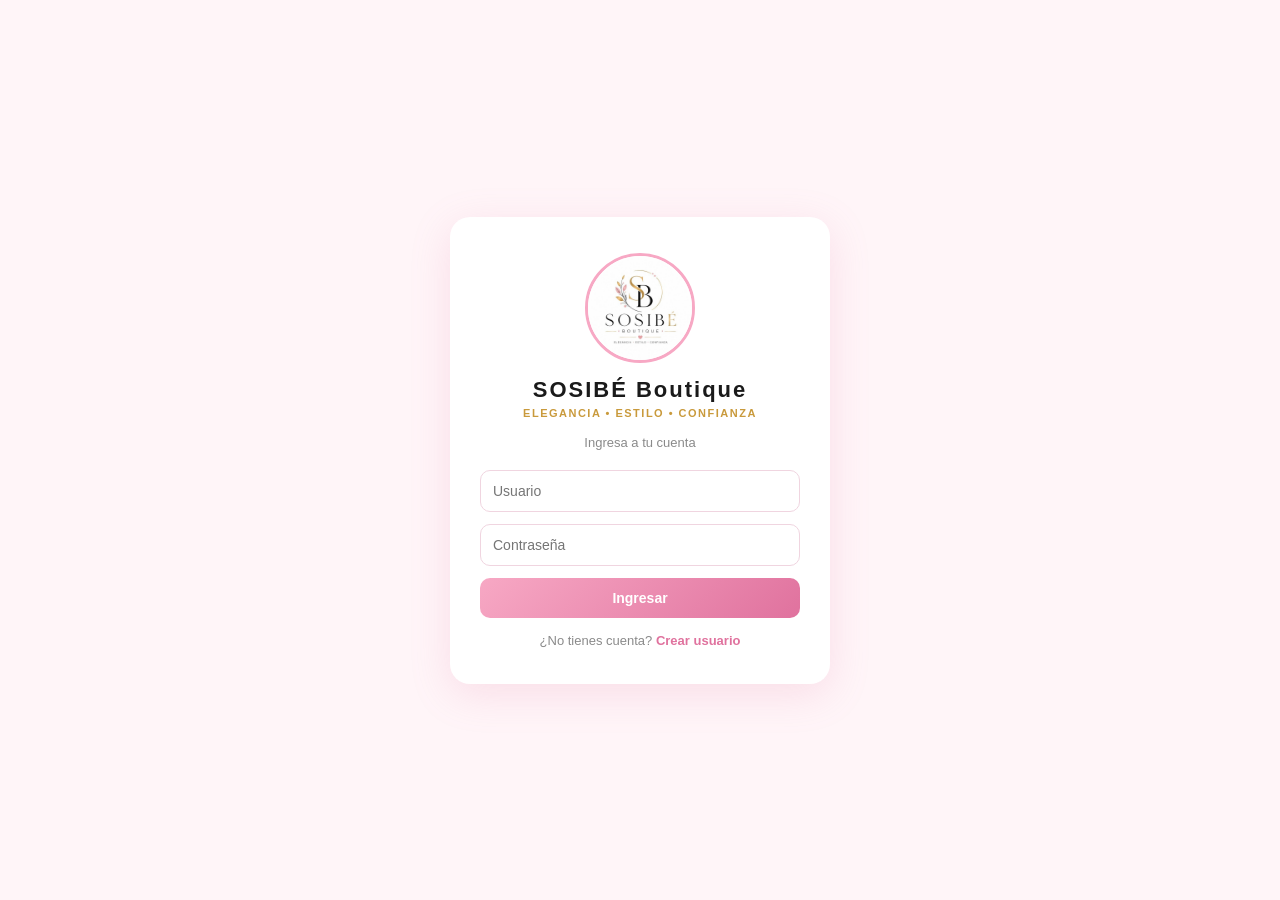
<file: index.html>
<!DOCTYPE html>
<html lang="es">
<head>
  <meta charset="utf-8">
  <meta name="viewport" content="width=device-width, initial-scale=1">
  <title>SOSIBÉ Boutique</title>
  <style>
    :root {
      --rosa: #f7a8c4;
      --rosa-oscuro: #e0729e;
      --dorado: #c99a3c;
      --blanco: #ffffff;
      --gris: #8a8a8a;
      --fondo: #fff5f8;
    }
    * { box-sizing: border-box; }
    body {
      font-family: 'Segoe UI', Arial, sans-serif;
      margin: 0; background: var(--fondo);
      min-height: 100vh; color: #333;
    }
    .centrado { display: flex; align-items: center; justify-content: center; min-height: 100vh; padding: 20px; }

    /* TARJETA LOGIN */
    .auth-card {
      background: var(--blanco);
      border-radius: 20px; padding: 36px 30px;
      box-shadow: 0 10px 40px rgba(224, 114, 158, 0.18);
      text-align: center; width: 100%; max-width: 380px;
    }
    .logo-box {
      width: 110px; height: 110px; margin: 0 auto 14px;
      border-radius: 50%; background: var(--blanco);
      border: 3px solid var(--rosa);
      display: flex; align-items: center; justify-content: center;
      overflow: hidden; font-size: 40px;
    }
    .logo-box img { width: 100%; height: 100%; object-fit: cover; }
    h1 { font-size: 22px; margin: 4px 0 0; color: #1a1a1a; font-weight: 700; letter-spacing: 2px; }
    .eslogan {
      font-size: 11px; color: var(--dorado); letter-spacing: 1.5px;
      text-transform: uppercase; margin: 4px 0 16px; font-weight: 600;
    }
    .subtitulo { font-size: 13px; color: var(--gris); margin-bottom: 20px; }
    input, select {
      width: 100%; padding: 12px; margin-bottom: 12px;
      border: 1.5px solid #f0d5e0; border-radius: 10px; outline: none; font-size: 14px;
    }
    input:focus, select:focus { border-color: var(--rosa-oscuro); }
    .btn-principal {
      width: 100%; padding: 12px;
      background: linear-gradient(135deg, var(--rosa), var(--rosa-oscuro));
      color: white; border: none; border-radius: 10px;
      font-weight: 600; cursor: pointer; transition: 0.2s; font-size: 14px;
    }
    .btn-principal:hover { opacity: 0.9; }
    .btn-principal:disabled { opacity: 0.6; cursor: not-allowed; }
    .mensaje {
      font-size: 13px; padding: 10px; border-radius: 8px;
      margin-bottom: 15px; display: none; text-align: left;
    }
    .error { background: #fde5ec; color: #c0447a; display: block; }
    .ok { background: #e6f7ea; color: #2a8a4a; display: block; }
    .oculto { display: none !important; }
    .switch-modo { margin-top: 15px; font-size: 13px; color: var(--gris); }
    .switch-modo a { color: var(--rosa-oscuro); font-weight: 600; text-decoration: none; cursor: pointer; }

  </style>
</head>
<body>

  <div id="vistaAuth" class="centrado">
    <div class="auth-card">
      <div class="logo-box" id="logoWrap"><img src="assets/logo-sosibe.jpg" alt="Logo SOSIBÉ Boutique" onerror="this.onerror=null;this.src='assets/logo-sosibe.jpg';"></div>
      <h1 id="txtNombreTienda">SOSIBÉ Boutique</h1>
      <div class="eslogan" id="txtEslogan">Elegancia • Estilo • Confianza</div>
      <div class="subtitulo" id="txtSub">Ingresa a tu cuenta</div>

      <div id="msg" class="mensaje"></div>

      <div id="formLogin">
        <input type="text" id="lUser" placeholder="Usuario" autocomplete="username">
        <input type="password" id="lPass" placeholder="Contraseña" autocomplete="current-password">
        <button class="btn-principal" id="btnLogin" onclick="ejecutarLogin()">Ingresar</button>
        <div class="switch-modo">¿No tienes cuenta? <a onclick="toggle(true)">Crear usuario</a></div>
      </div>

      <div id="formReg" class="oculto">
        <input type="text" id="rNom" placeholder="Nombre completo">
        <input type="text" id="rUser" placeholder="Nombre de usuario">
        <input type="password" id="rPass" placeholder="Contraseña">
        <select id="rRol">
          <option value="Vendedor">Vendedor</option>
          <option value="Cajero">Cajero</option>
          <option value="Admin">Administrador</option>
        </select>
        <button class="btn-principal" id="btnReg" onclick="ejecutarRegistro()">Registrarme</button>
        <div class="switch-modo">¿Ya tienes cuenta? <a onclick="toggle(false)">Iniciar sesión</a></div>
      </div>
    </div>
  </div>

  <script>
    // ⚠️ Reemplaza esta URL por la de tu propia implementación de Apps Script (termina en /exec)
    const API_URL = 'https://script.google.com/macros/s/AKfycbwF0T4dFM_SbfCxq6dBBSdQBL_xP2R64RZFJW-ly0AGiEWuRvVrIHXV7AQ2WrchaT_W/exec';

    async function api(accion, params = {}, metodo = 'POST') {
      const url = metodo === 'GET' ? `${API_URL}?action=${accion}&${new URLSearchParams(params)}` : API_URL;
      const config = {
        method: metodo,
        headers: { 'Content-Type': 'text/plain;charset=utf-8' },
        body: metodo === 'GET' ? undefined : JSON.stringify({ action: accion, ...params })
      };
      const res = await fetch(url, config);
      const json = await res.json();
      if (!json.ok) throw new Error(json.error);
      return json.data;
    }

    function toggle(esReg) {
      document.getElementById('formLogin').classList.toggle('oculto', esReg);
      document.getElementById('formReg').classList.toggle('oculto', !esReg);
      document.getElementById('txtSub').innerText = esReg ? 'Crea tu cuenta de vendedor' : 'Ingresa a tu cuenta';
      document.getElementById('msg').style.display = 'none';
    }

    function mostrarMensaje(texto, tipo) {
      const m = document.getElementById('msg');
      m.innerText = texto;
      m.className = 'mensaje ' + tipo;
    }

    async function ejecutarLogin() {
      const usuario = document.getElementById('lUser').value.trim();
      const password = document.getElementById('lPass').value;
      if (!usuario || !password) { mostrarMensaje('Escribe tu usuario y contraseña', 'error'); return; }
      const btn = document.getElementById('btnLogin');
      btn.disabled = true; btn.innerText = 'Ingresando...';
      try {
        const user = await api('login', { usuario, password });
        guardarSesion(user);
        window.location.href = 'dashboard.html';
      } catch (e) {
        mostrarMensaje(e.message, 'error');
        btn.disabled = false; btn.innerText = 'Ingresar';
      }
    }

    async function ejecutarRegistro() {
      const nombre = document.getElementById('rNom').value.trim();
      const usuario = document.getElementById('rUser').value.trim();
      const password = document.getElementById('rPass').value;
      const rol = document.getElementById('rRol').value;
      if (!nombre || !usuario || !password) { mostrarMensaje('Completa todos los campos', 'error'); return; }
      const btn = document.getElementById('btnReg');
      btn.disabled = true; btn.innerText = 'Creando...';
      try {
        await api('registrarUsuario', { nombre, usuario, password, rol });
        mostrarMensaje('¡Creado! Ya puedes entrar.', 'ok');
        toggle(false);
      } catch (e) {
        mostrarMensaje(e.message, 'error');
      } finally {
        btn.disabled = false; btn.innerText = 'Registrarme';
      }
    }

    function guardarSesion(u) {
      localStorage.setItem('pos_token', u.token);
      localStorage.setItem('pos_usuario', JSON.stringify(u));
    }

    function cerrarSesion() {
      const token = localStorage.getItem('pos_token');
      if (token) api('logoutSesion', { token }).catch(() => {});
      localStorage.removeItem('pos_token');
      localStorage.removeItem('pos_usuario');
      location.reload();
    }

    async function intentarSesionGuardada() {
      const token = localStorage.getItem('pos_token');
      if (!token) return;
      try {
        await api('validarSesion', { token }, 'GET');
        window.location.href = 'dashboard.html';
      } catch (e) {
        localStorage.removeItem('pos_token');
        localStorage.removeItem('pos_usuario');
      }
    }

    window.onload = async () => {
      try {
        const config = await api('getConfigPublica', {}, 'GET');
        if (config.nombreEmpresa) document.getElementById('txtNombreTienda').innerText = config.nombreEmpresa;
        if (config.logoUrl) document.getElementById('logoWrap').innerHTML = `<img src="${config.logoUrl}" alt="Logo" onerror="this.onerror=null;this.src='assets/logo-sosibe.jpg';">`;
      } catch (e) {
        console.error('Error cargando configuración:', e);
      }
      await intentarSesionGuardada();
    };
  </script>
</body>
</html>
</file>
<file: assets/style.css>
/* =====================================================================
   SOSIBÉ Boutique — Hoja de estilos compartida
   Un solo lugar para el look & feel de todo el sistema (topbar, logo,
   navegación, tarjetas de módulos, resumen, tablas). Así toda página
   se ve y se comporta igual, y un ajuste aquí se refleja en todas partes.
   ===================================================================== */

:root {
  --rosa: #f7a8c4;
  --rosa-oscuro: #e0729e;
  --rosa-suave: #fce4ee;
  --dorado: #c99a3c;
  --blanco: #ffffff;
  --gris: #8a8a8a;
  --gris-oscuro: #4a4a4a;
  --fondo: #fff5f8;
  --sombra: 0 6px 20px rgba(224, 114, 158, 0.08);
  --sombra-hover: 0 12px 28px rgba(224, 114, 158, 0.16);
  --radio: 18px;
}

* { box-sizing: border-box; }
html { -webkit-text-size-adjust: 100%; }
body {
  font-family: 'Segoe UI', -apple-system, BlinkMacSystemFont, Arial, sans-serif;
  margin: 0; background: var(--fondo); color: #333;
  -webkit-font-smoothing: antialiased;
}
.contenedor { max-width: 1440px; width: 94%; margin: 24px auto; }

/* ---------- TOPBAR ---------- */
.topbar {
  background: var(--blanco);
  padding: clamp(14px, 2vw, 22px) clamp(18px, 3vw, 30px);
  border-radius: var(--radio);
  display: flex; justify-content: space-between; align-items: center;
  margin-bottom: 22px; box-shadow: var(--sombra); flex-wrap: wrap; gap: 14px;
  border: 1px solid rgba(224, 114, 158, 0.08);
}
.marca { display: flex; align-items: center; gap: 16px; min-width: 0; }
.marca img {
  width: clamp(58px, 6vw, 96px);
  height: clamp(58px, 6vw, 96px);
  border-radius: 50%;
  object-fit: cover;
  flex-shrink: 0;
  box-shadow: 0 3px 10px rgba(224, 114, 158, 0.25);
  border: 2px solid var(--rosa-suave);
  background: var(--blanco);
}
.marca-texto { min-width: 0; display: flex; flex-direction: column; }
.marca strong {
  color: var(--rosa-oscuro);
  font-size: clamp(16px, 2.1vw, 24px);
  line-height: 1.2;
  white-space: nowrap;
  overflow: hidden;
  text-overflow: ellipsis;
}
.marca .subtitulo {
  color: var(--gris);
  font-size: clamp(11px, 1.1vw, 13px);
  white-space: nowrap;
  overflow: hidden;
  text-overflow: ellipsis;
}
.btn-salir {
  background: none; border: 1.5px solid #e05555; color: #e05555; cursor: pointer;
  padding: 10px 18px; border-radius: 10px; font-weight: 700; font-size: 13px;
  transition: 0.15s; white-space: nowrap; flex-shrink: 0;
}
.btn-salir:hover { background: #e05555; color: white; }

/* ---------- NAV (sin scrollbar, se acomoda solo) ---------- */
nav.tabs {
  display: flex; flex-wrap: wrap; gap: 8px;
  margin-bottom: 24px;
}
nav.tabs a {
  flex: 1 1 auto;
  min-width: 110px;
  text-align: center;
  text-decoration: none; color: var(--rosa-oscuro); background: var(--blanco);
  padding: 12px 14px; border-radius: 12px;
  font-size: clamp(12px, 1.05vw, 14px); font-weight: 700;
  box-shadow: 0 2px 10px rgba(0,0,0,0.045); border: 2px solid transparent;
  transition: 0.15s;
  white-space: nowrap;
  position: relative;
}
nav.tabs a:hover { transform: translateY(-2px); box-shadow: var(--sombra-hover); }
nav.tabs a.activo { border-color: var(--rosa-oscuro); background: linear-gradient(135deg, var(--rosa), var(--rosa-oscuro)); color: white; }
.nav-badge {
  position: absolute; top: -6px; right: -6px; background: #e05555; color: #fff;
  font-size: 10px; font-weight: 800; min-width: 18px; height: 18px; border-radius: 999px;
  display: none; align-items: center; justify-content: center; padding: 0 4px;
  box-shadow: 0 2px 6px rgba(224,85,85,0.4);
}

/* ---------- MODULOS (usado en el Panel) ---------- */
.modulos {
  display: grid; grid-template-columns: repeat(auto-fill, minmax(clamp(150px, 18vw, 210px), 1fr));
  gap: clamp(12px, 1.6vw, 20px); margin-bottom: 28px;
}
.modulo-card {
  background: var(--blanco); border-radius: 16px; padding: clamp(20px, 2.6vw, 30px) 16px; text-align: center;
  text-decoration: none; color: #333; box-shadow: var(--sombra);
  transition: 0.18s; border: 2px solid transparent; position: relative;
}
.modulo-card:hover { transform: translateY(-4px); border-color: var(--rosa); box-shadow: var(--sombra-hover); }
.modulo-icono { font-size: clamp(28px, 3.2vw, 38px); margin-bottom: 10px; }
.modulo-nombre { font-weight: 700; color: var(--rosa-oscuro); font-size: clamp(12.5px, 1.15vw, 15px); }
.modulo-badge {
  position: absolute; top: 10px; right: 10px; background: #e05555; color: #fff;
  font-size: 11px; font-weight: 800; min-width: 20px; height: 20px; border-radius: 999px;
  display: none; align-items: center; justify-content: center; padding: 0 5px;
}

/* ---------- RESUMEN (tarjetas de estadísticas) ---------- */
.resumen {
  display: grid; grid-template-columns: repeat(auto-fit, minmax(clamp(150px, 19vw, 210px), 1fr));
  gap: clamp(10px, 1.4vw, 18px); margin-bottom: 28px;
}
.stat-card {
  background: var(--blanco); border-radius: 16px; padding: clamp(16px, 2vw, 22px);
  box-shadow: var(--sombra); border-left: 4px solid var(--rosa);
  transition: 0.18s;
}
.stat-card.alerta { border-left-color: #e05555; }
.stat-card:hover { transform: translateY(-3px); box-shadow: var(--sombra-hover); }
.stat-card .valor { font-size: clamp(19px, 2.1vw, 26px); font-weight: 800; color: var(--rosa-oscuro); line-height: 1.2; }
.stat-card.alerta .valor { color: #e05555; }
.stat-card .label { font-size: clamp(10.5px, 0.95vw, 12px); color: var(--gris); text-transform: uppercase; letter-spacing: 0.4px; margin-top: 5px; font-weight: 600; }

/* ---------- SECCIONES / TABLAS ---------- */
h2.seccion {
  font-size: clamp(14px, 1.3vw, 17px); color: var(--rosa-oscuro); margin: 0 0 14px;
  font-weight: 800; display: flex; align-items: center; gap: 8px;
}
.tabla-wrap {
  background: var(--blanco); border-radius: 16px; box-shadow: var(--sombra);
  overflow-x: auto; overflow-y: hidden;
}
table { width: 100%; border-collapse: collapse; min-width: 480px; }
th, td { padding: 14px 16px; text-align: left; border-bottom: 1px solid #f4e4ec; font-size: 13.5px; }
th { color: var(--rosa-oscuro); font-size: 11px; text-transform: uppercase; background: #fdf1f5; font-weight: 700; letter-spacing: 0.3px; }
tbody tr:last-child td { border-bottom: none; }
tbody tr:hover { background: #fffafc; }
.badge { padding: 4px 11px; border-radius: 20px; font-size: 11px; font-weight: 700; }
.badge-bajo { background: #fde5ec; color: #c0447a; }
.badge-ok { background: #e6f7ea; color: #2a8a4a; }
.cargando { text-align: center; padding: 26px; color: var(--gris); font-size: 13px; }

/* ---------- ELEMENTOS DE FORMULARIO COMUNES ---------- */
input, select, textarea {
  font-family: inherit;
  border: 1.5px solid #f0d5e0; border-radius: 10px; outline: none; font-size: 14px;
  padding: 10px 12px; background: var(--blanco); color: #333;
}
input:focus, select:focus, textarea:focus { border-color: var(--rosa-oscuro); }
.btn-principal {
  padding: 11px 20px;
  background: linear-gradient(135deg, var(--rosa), var(--rosa-oscuro));
  color: white; border: none; border-radius: 10px;
  font-weight: 700; cursor: pointer; transition: 0.2s; font-size: 13.5px;
}
.btn-principal:hover { opacity: 0.9; }
.btn-principal:disabled { opacity: 0.6; cursor: not-allowed; }
.btn-secundario {
  padding: 10px 18px; background: var(--blanco); border: 1.5px solid var(--rosa);
  color: var(--rosa-oscuro); border-radius: 10px; font-weight: 700; cursor: pointer; font-size: 13.5px;
  transition: 0.15s;
}
.btn-secundario:hover { background: var(--rosa-suave); }

/* ---------- MOVIL ---------- */
@media (max-width: 600px) {
  .contenedor { width: 100%; margin: 12px auto; padding: 0 10px; }
  .topbar { border-radius: 14px; padding: 12px 14px; }
  .marca img { width: 50px; height: 50px; }
  .marca strong { font-size: 15px; }
  .marca .subtitulo { font-size: 10.5px; }
  .btn-salir { padding: 8px 13px; font-size: 12px; }
  nav.tabs a {
    min-width: calc(33.333% - 6px);
    flex: 0 1 calc(33.333% - 6px);
    font-size: 10.5px; padding: 10px 4px; border-radius: 10px;
  }
  .modulos { grid-template-columns: repeat(3, 1fr); gap: 8px; }
  .modulo-card { padding: 16px 8px; border-radius: 12px; }
  .modulo-icono { font-size: 24px; margin-bottom: 6px; }
  .modulo-nombre { font-size: 11px; }
  .resumen { grid-template-columns: repeat(2, 1fr); }
  th, td { padding: 10px 10px; font-size: 12px; }
}

@media (min-width: 601px) and (max-width: 1024px) {
  .contenedor { width: 95%; }
  nav.tabs a { min-width: calc(25% - 8px); flex: 0 1 calc(25% - 8px); }
}
</file>
